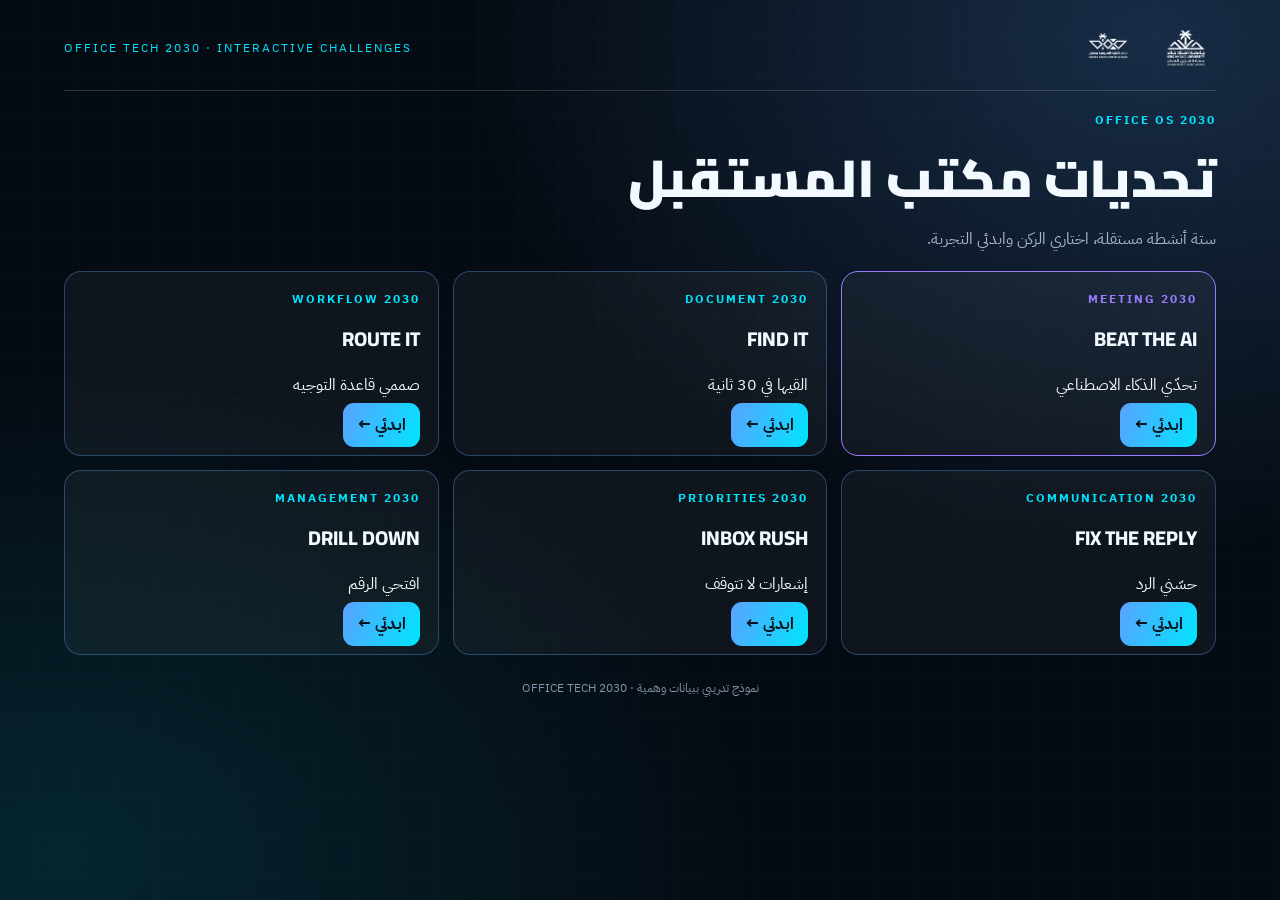
<file: index.html>
<!doctype html>
<html lang="ar" dir="rtl">
<head>
  <meta charset="utf-8">
  <meta name="viewport" content="width=device-width,initial-scale=1">
  <title>OFFICE TECH 2030 | الأنشطة التفاعلية</title>
  <link rel="stylesheet" href="style.css">
</head>
<body>
<div class="wrap">

  <header class="top">
    <div class="logos">
      <img src="deanship.png">
      <img src="club.png">
    </div>
    <div class="mini">
      OFFICE TECH 2030 · INTERACTIVE CHALLENGES
    </div>
  </header>

  <section class="hero">
    <div class="eyebrow">OFFICE OS 2030</div>
    <h1>تحديات مكتب المستقبل</h1>
    <p>ستة أنشطة مستقلة، اختاري الركن وابدئي التجربة.</p>
  </section>

  <div class="grid3">

    <a class="panel"
       href="https://beat-ai-2030.netlify.app/"
       target="_blank"
       rel="noopener noreferrer"
       style="text-decoration:none;color:inherit;display:block;border-color:#9B7BFF">
      <div class="eyebrow" style="color:#9B7BFF">
        MEETING 2030
      </div>
      <h3 style="margin-top:12px">BEAT THE AI</h3>
      <p>تحدّي الذكاء الاصطناعي</p>
      <span class="btn primary">ابدئي ←</span>
    </a>

    <a class="panel" href="find-it.html"
       style="text-decoration:none;color:inherit;display:block">
      <div class="eyebrow">DOCUMENT 2030</div>
      <h3 style="margin-top:12px">FIND IT</h3>
      <p>القيها في 30 ثانية</p>
      <span class="btn primary">ابدئي ←</span>
    </a>

    <a class="panel" href="route-it.html"
       style="text-decoration:none;color:inherit;display:block">
      <div class="eyebrow">WORKFLOW 2030</div>
      <h3 style="margin-top:12px">ROUTE IT</h3>
      <p>صممي قاعدة التوجيه</p>
      <span class="btn primary">ابدئي ←</span>
    </a>

    <a class="panel" href="fix-the-reply.html"
       style="text-decoration:none;color:inherit;display:block">
      <div class="eyebrow">COMMUNICATION 2030</div>
      <h3 style="margin-top:12px">FIX THE REPLY</h3>
      <p>حسّني الرد</p>
      <span class="btn primary">ابدئي ←</span>
    </a>

    <a class="panel" href="inbox-rush.html"
       style="text-decoration:none;color:inherit;display:block">
      <div class="eyebrow">PRIORITIES 2030</div>
      <h3 style="margin-top:12px">INBOX RUSH</h3>
      <p>إشعارات لا تتوقف</p>
      <span class="btn primary">ابدئي ←</span>
    </a>

    <a class="panel" href="drill-down.html"
       style="text-decoration:none;color:inherit;display:block">
      <div class="eyebrow">MANAGEMENT 2030</div>
      <h3 style="margin-top:12px">DRILL DOWN</h3>
      <p>افتحي الرقم</p>
      <span class="btn primary">ابدئي ←</span>
    </a>

  </div>

  <footer class="footer">
    نموذج تدريبي ببيانات وهمية · OFFICE TECH 2030
  </footer>

</div>
</body>
</html>
</file>
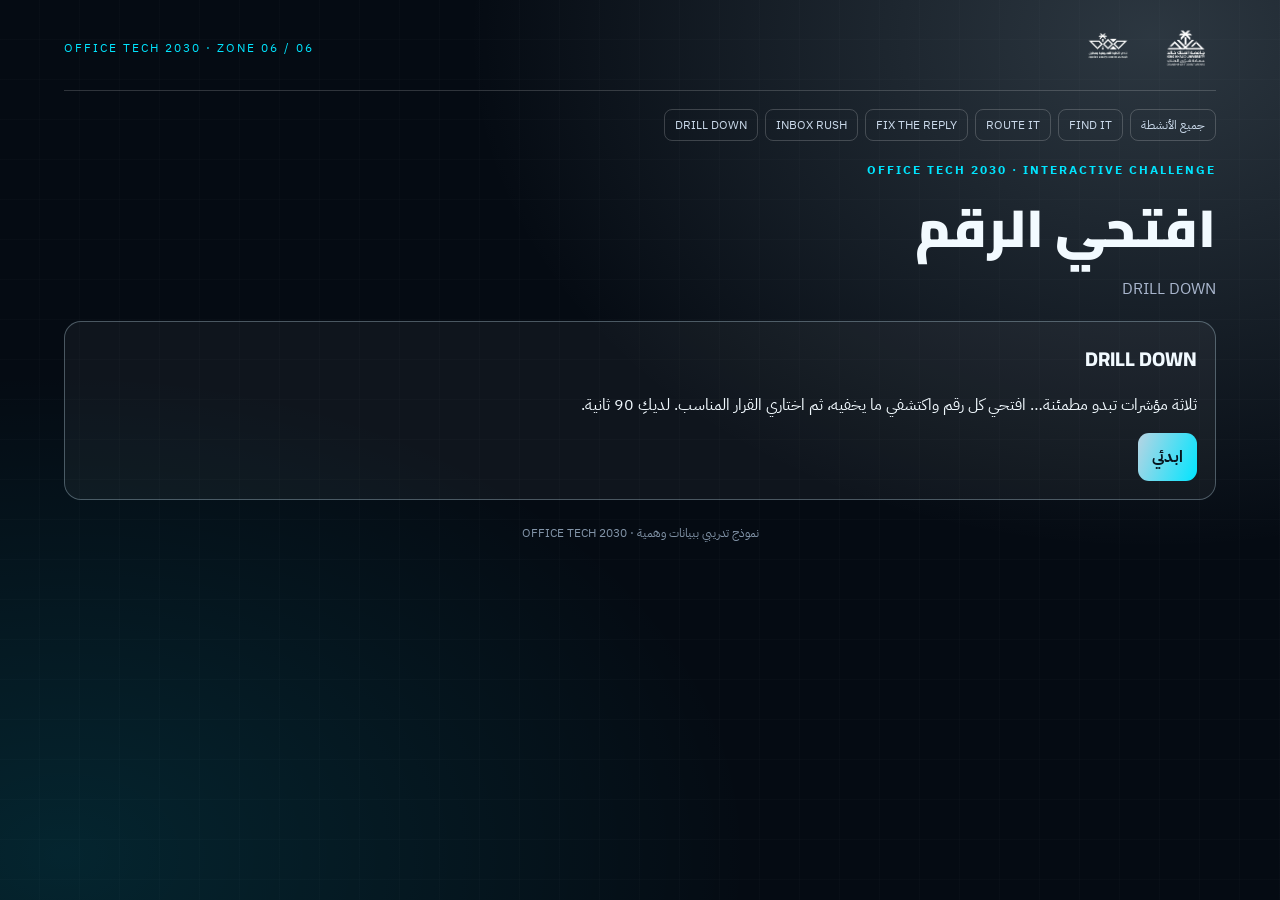
<file: drill-down.html>
<!doctype html><html lang="ar" dir="rtl"><head><meta charset="utf-8"><meta name="viewport" content="width=device-width,initial-scale=1"><title>OFFICE TECH 2030 · drill</title><link rel="stylesheet" href="style.css"></head><body data-kind="drill"><div id="app"></div><script src="data.js"></script><script src="core.js"></script><script src="drill.js"></script></body></html>
</file>
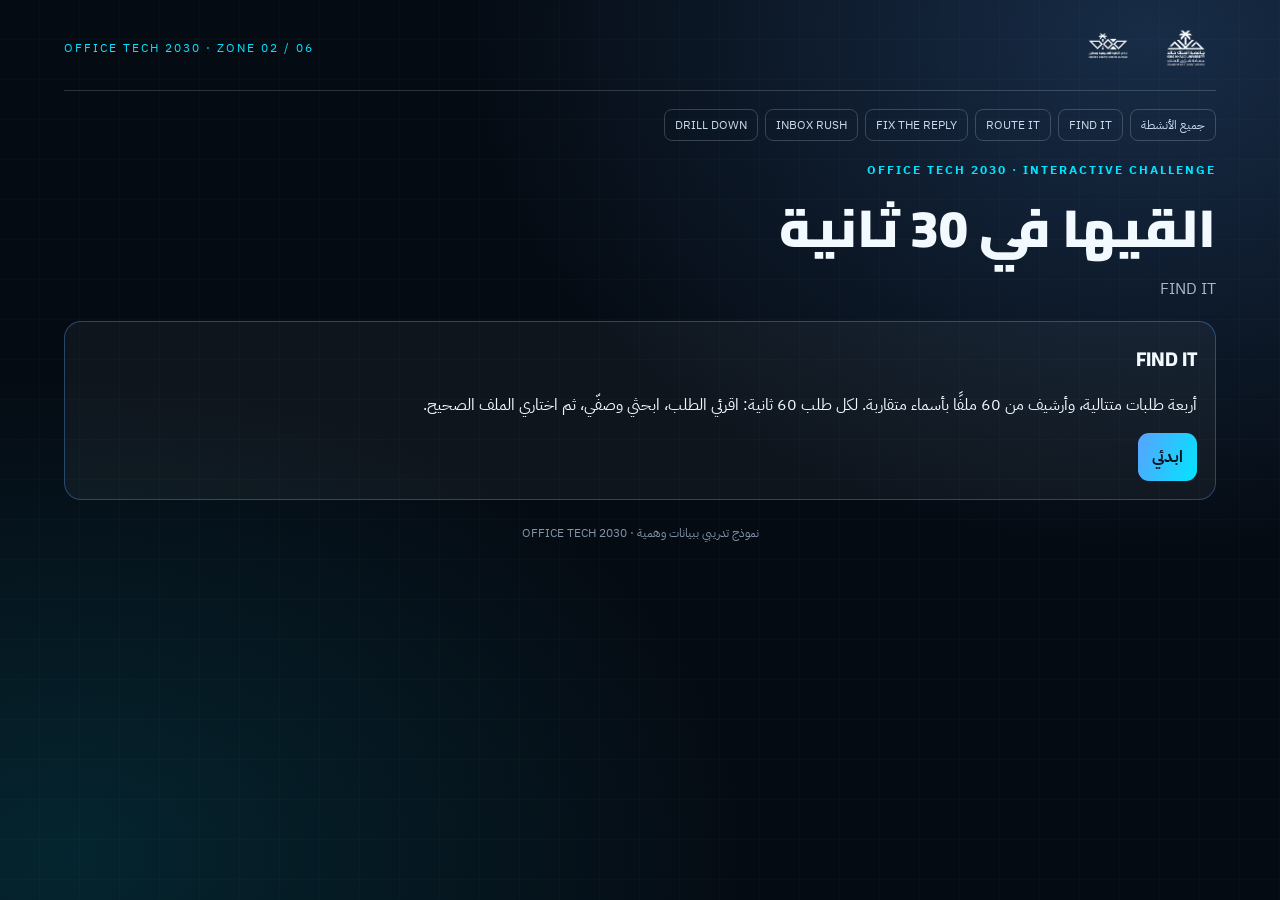
<file: find-it.html>
<!doctype html><html lang="ar" dir="rtl"><head><meta charset="utf-8"><meta name="viewport" content="width=device-width,initial-scale=1"><title>OFFICE TECH 2030 · find</title><link rel="stylesheet" href="style.css"></head><body data-kind="find"><div id="app"></div><script src="data.js"></script><script src="core.js"></script><script src="find.js"></script></body></html>
</file>
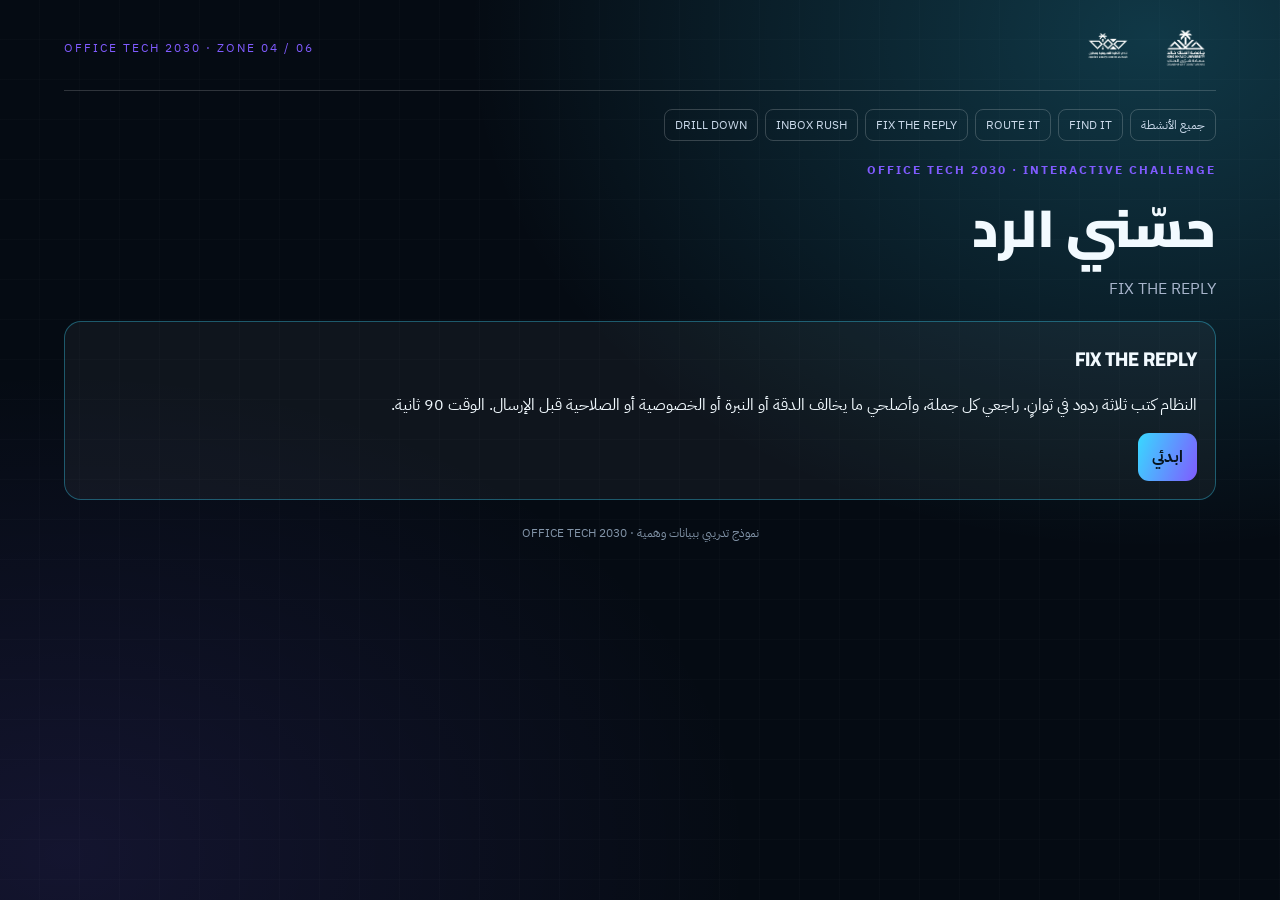
<file: fix-the-reply.html>
<!doctype html><html lang="ar" dir="rtl"><head><meta charset="utf-8"><meta name="viewport" content="width=device-width,initial-scale=1"><title>OFFICE TECH 2030 · reply</title><link rel="stylesheet" href="style.css"></head><body data-kind="reply"><div id="app"></div><script src="data.js"></script><script src="core.js"></script><script src="reply.js"></script></body></html>
</file>
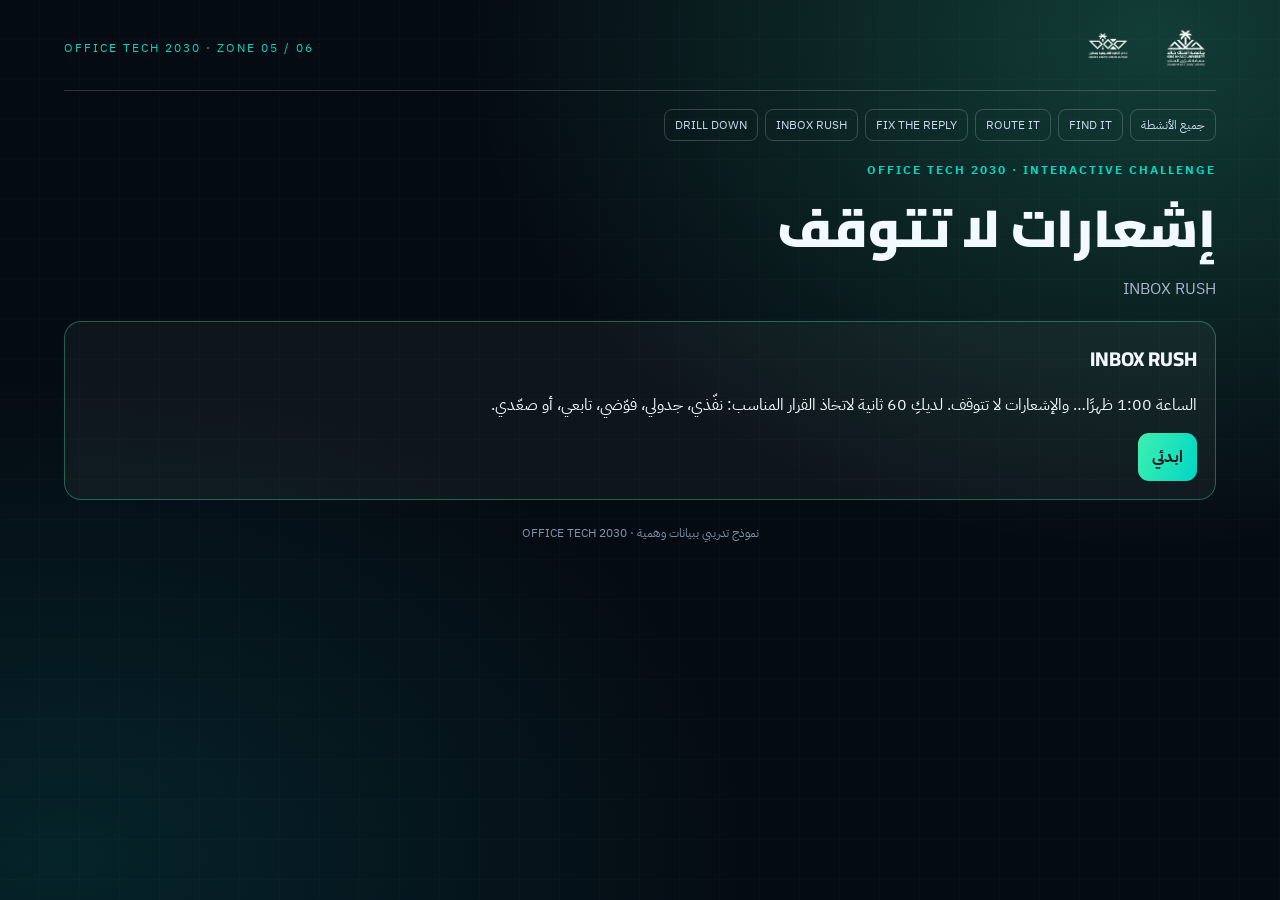
<file: inbox-rush.html>
<!doctype html><html lang="ar" dir="rtl"><head><meta charset="utf-8"><meta name="viewport" content="width=device-width,initial-scale=1"><title>OFFICE TECH 2030 · inbox</title><link rel="stylesheet" href="style.css"></head><body data-kind="inbox"><div id="app"></div><script src="data.js"></script><script src="core.js"></script><script src="inbox.js"></script></body></html>
</file>
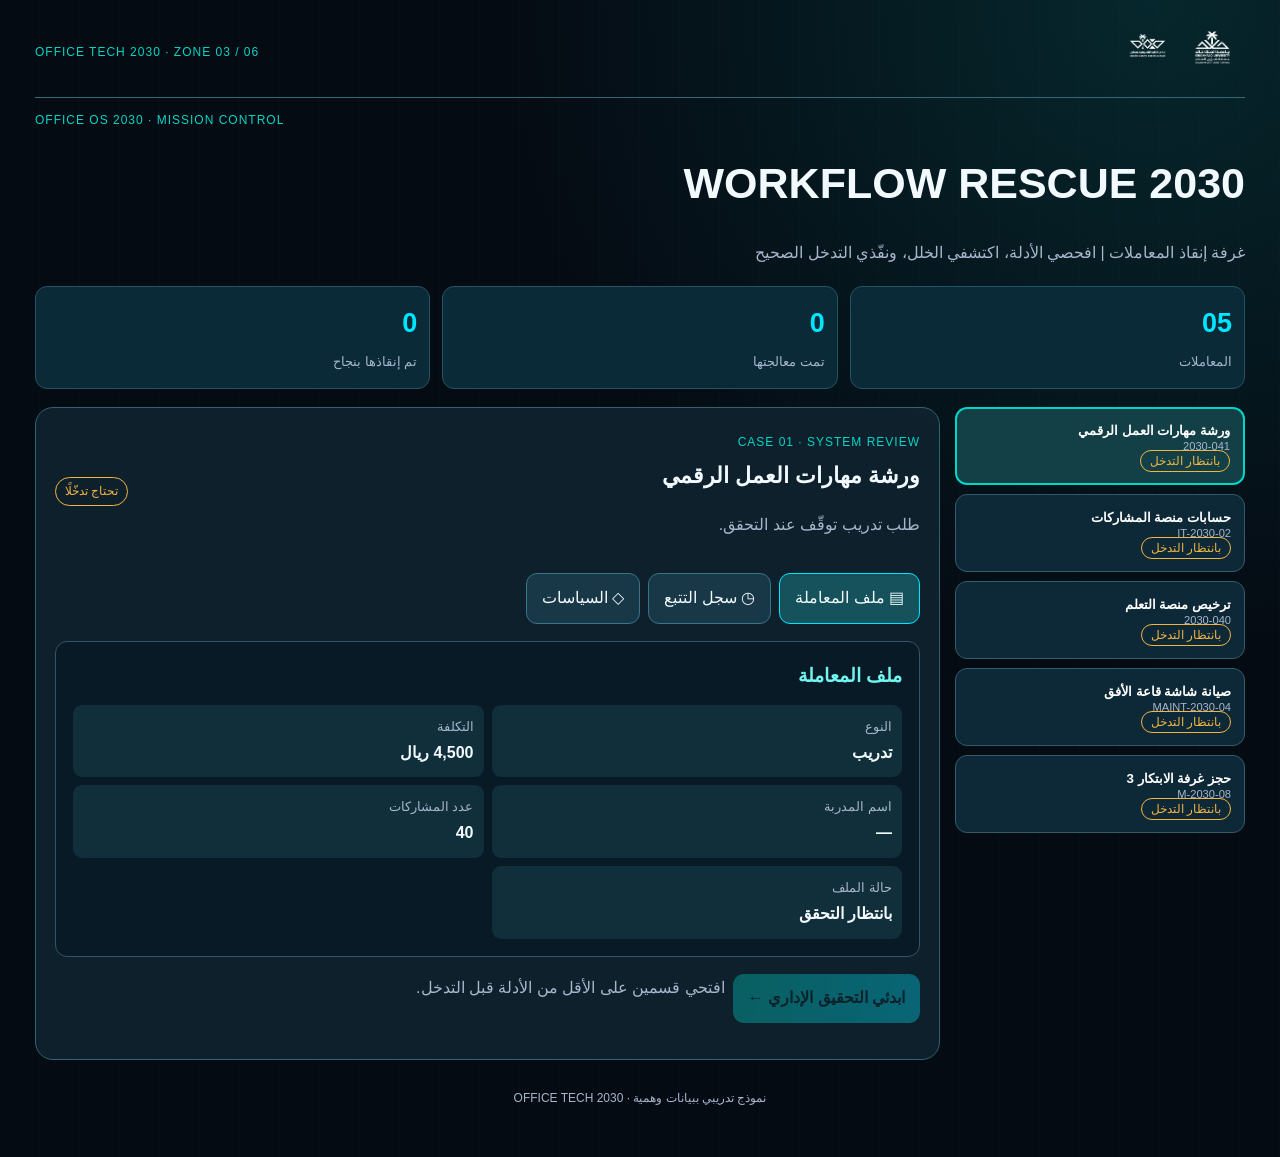
<file: route-it.html>
<!doctype html><html lang="ar" dir="rtl"><head><meta charset="utf-8"><meta name="viewport" content="width=device-width,initial-scale=1"><title>WORKFLOW RESCUE 2030</title><style>
*{box-sizing:border-box}body{margin:0;background:radial-gradient(circle at 90% 0%,#075f6055,transparent 40%),repeating-linear-gradient(90deg,transparent 0 39px,#00d6c608 40px),#050b13;color:#f2faff;font-family:Tahoma,Arial,sans-serif;line-height:1.8}main{max-width:1250px;margin:auto;padding:20px}.top{display:flex;justify-content:space-between;align-items:center;border-bottom:1px solid #366773;padding-bottom:12px}.logos img{width:65px;height:55px;object-fit:contain}.kicker{color:#00d6c6;font-size:12px;letter-spacing:1px}h1{font-size:clamp(25px,4vw,43px);margin:14px 0 0}.muted{color:#a8b5cc}.glass{background:#102330dc;border:1px solid #306270;border-radius:18px;padding:19px}.stats{display:grid;grid-template-columns:repeat(3,1fr);gap:12px;margin:18px 0}.stat{background:#0b2a37;border:1px solid #245364;border-radius:12px;padding:12px}.stat strong{font-size:27px;color:#00e5ff;display:block}.stat small{color:#a8b5cc}.layout{display:grid;grid-template-columns:290px 1fr;gap:15px}.side{display:grid;gap:9px;align-content:start}.case{display:block;text-align:right;width:100%;background:#0d2836;border:1px solid #315d6b;border-radius:12px;padding:13px;color:white;min-height:78px;cursor:pointer}.case.active{border:2px solid #00d6c6;background:#124046}.case b{display:block}.case small{color:#a8b5cc}.badge{border:1px solid #f2b544;color:#f2b544;border-radius:30px;padding:3px 9px;font-size:12px;white-space:nowrap}.badge.good{color:#3ee07f;border-color:#3ee07f}.badge.bad{color:#ff5c7a;border-color:#ff5c7a}.head{display:flex;justify-content:space-between;gap:12px;align-items:center}.head h2{margin:0;font-size:22px}.tabs,.actions{display:flex;gap:8px;flex-wrap:wrap;margin:17px 0}.btn{background:#183747;border:1px solid #387586;color:#f2faff;border-radius:11px;min-height:48px;padding:10px 15px;font:inherit;cursor:pointer}.btn:hover,.btn.on{border-color:#00e5ff;background:#16525c}.btn.primary{background:linear-gradient(100deg,#00d6c6,#00e5ff);color:#03282c;border:0;font-weight:bold}.btn:disabled{opacity:.35;cursor:not-allowed}.evidence{background:#071a26;border:1px solid #335664;border-radius:12px;padding:17px;min-height:195px}.evidence p{margin:8px 0}.evidence h3{color:#72f5ee;margin:0 0 12px}.rowdata{display:grid;grid-template-columns:repeat(2,1fr);gap:8px}.datum{background:#102f3b;padding:10px;border-radius:9px}.datum small{display:block;color:#a8b5cc}.timeline{border-right:2px solid #00d6c6;padding-right:15px}.timeline p{margin:13px 0}.options{display:grid;gap:9px}.option{text-align:right;width:100%;border:1px solid #386777;border-radius:11px;background:#122f40;color:white;padding:13px;font:inherit;cursor:pointer;min-height:53px}.option.on{border:2px solid #00d6c6;background:#0c4b4e}.feedback{padding:15px;border-radius:12px;background:#0b2d3a;border:1px solid #477282;margin:12px 0}.feedback.good{border-color:#3ee07f}.feedback.bad{border-color:#ff5c7a}.bar{height:8px;background:#25424f;border-radius:10px;overflow:hidden}.bar div{height:100%;background:#00d6c6;transition:.2s}.score{font-size:56px;color:#00e5ff;font-weight:bold}.level{font-size:24px;color:#73f8ec}.footer{text-align:center;font-size:12px;color:#a8b5cc;margin:28px 0}@media(max-width:800px){.layout{grid-template-columns:1fr}.side{grid-template-columns:repeat(2,1fr)}.rowdata{grid-template-columns:1fr}}@media(max-width:480px){.side{grid-template-columns:1fr}main{padding:10px}.glass{padding:13px}.stat strong{font-size:21px}}
</style></head><body><main><header class="top"><div class="logos"><img src="deanship.png" alt="شعار العمادة" onerror="this.style.display='none'"><img src="club.png" alt="شعار النادي" onerror="this.style.display='none'"></div><span class="kicker" dir="ltr">OFFICE TECH 2030 · ZONE 03 / 06</span></header><p class="kicker" dir="ltr">OFFICE OS 2030 · MISSION CONTROL</p><h1>WORKFLOW RESCUE 2030</h1><p class="muted">غرفة إنقاذ المعاملات | افحصي الأدلة، اكتشفي الخلل، ونفّذي التدخل الصحيح</p><div id="app"></div><footer class="footer">نموذج تدريبي ببيانات وهمية · OFFICE TECH 2030</footer></main><script>
const cases=[
{id:'2030-041',name:'ورشة مهارات العمل الرقمي',summary:'طلب تدريب توقّف عند التحقق.',file:[['النوع','تدريب'],['التكلفة','4,500 ريال'],['اسم المدربة','—'],['عدد المشاركات','40'],['حالة الملف','بانتظار التحقق']],log:['08:40 · استلام طلب الورشة','08:42 · إنشاء سجل المعاملة','08:43 · محاولة الانتقال للمرحلة التالية لم تكتمل'],extra:'يشترط نموذج الورشة اكتمال بيانات المدربة قبل الإحالة.',causes:['نقص أحد الحقول الأساسية','توجيه الطلب لجهة غير مختصة','تجاوز مهلة التصعيد'],ci:0,actions:['طلب استكمال البيانات من وحدة التدريب','إحالة الطلب للمراجعة المالية فورًا','إغلاق الطلب وفتح معاملة جديدة'],ai:0,why:'اسم المدربة غير موجود. يجب طلب استكماله قبل تمرير المعاملة.',tip:'افحصي اكتمال البيانات قبل البحث عن مشكلات التوجيه والاعتماد.'},
{id:'IT-2030-02',name:'حسابات منصة المشاركات',summary:'طلب خدمة تقنية بلا تقدم منذ وصوله.',file:[['نوع الخدمة','إنشاء حسابات'],['التكلفة','0 ريال'],['الجهة المستقبلة','المرافق'],['الحالة','قيد الانتظار']],log:['09:05 · إنشاء طلب حسابات المشاركات','09:07 · إحالته إلى وحدة المرافق','11:00 · لم تسجّل خطوة تنفيذية'],extra:'تتولى تقنية المعلومات إنشاء الحسابات وإدارة صلاحيات المنصات.',causes:['تأخر اعتماد الميزانية','توجيه الطلب لجهة غير مختصة','انتهاء صلاحية الحسابات'],ci:1,actions:['إحالته إلى المالية','إعادة توجيهه لتقنية المعلومات وتوثيق السبب','تصعيده مباشرة للرئيسة التنفيذية'],ai:1,why:'نوع الخدمة تقني بينما الجهة المستقبلة المرافق؛ يلزم تصحيح التوجيه.',tip:'حددي الجهة من طبيعة الخدمة لا من اسم المشروع.'},
{id:'2030-040',name:'ترخيص منصة التعلم',summary:'طلب شراء خدمات مفتوح منذ عدة أيام.',file:[['نوع الطلب','شراء خدمات'],['التكلفة','13,800 ريال'],['عمر الطلب','144 ساعة'],['الحالة','بانتظار خطوة نهائية']],log:['اليوم الأول · تسجيل الطلب','اليوم الثاني · اكتمال المراجعة المالية','اليوم الثالث · إحالة لصاحبة الصلاحية','اليوم السادس · لا يوجد اعتماد مسجل'],extra:'لا يجوز تنفيذ التزام مالي قبل اعتماد صاحبة الصلاحية، والتأخير بعد 72 ساعة يستدعي تصعيدًا.',causes:['غياب المراجعة المالية','تأخر اعتماد صاحبة الصلاحية بعد اكتمال المراجعة','الطلب بلا تكلفة ويحتاج اعتمادًا آليًا'],ci:1,actions:['اعتماد المعاملة آليًا','إلغاء الطلب وبدء طلب جديد','تصعيد التأخير لصاحبة الصلاحية مع توثيق الأثر'],ai:2,why:'المراجعة المالية مكتملة لكن الاعتماد البشري متأخر؛ التصعيد لا يعني الاعتماد نيابة عن المسؤولة.',tip:'ميّزي بين التصعيد وصلاحية الاعتماد.'},
{id:'MAINT-2030-04',name:'صيانة شاشة قاعة الأفق',summary:'طلب مرافق وصل للتنفيذ بسرعة غير معتادة.',file:[['الخدمة','صيانة شاشة'],['التكلفة','800 ريال'],['الجهة','المرافق'],['المراجعة المالية','لم تُطلب'],['الاعتماد','آلي']],log:['10:00 · استلام طلب الصيانة','10:02 · تحويله إلى المرافق','10:03 · تسجيل اعتماد آلي','10:04 · جاهز للتنفيذ'],extra:'المراجعة المالية فقط فوق 1,000 ريال، لكن أي تكلفة تحتاج اعتمادًا بشريًا.',causes:['غياب المراجعة المالية','اعتماد التزام مالي دون موافقة بشرية','توجيه الطلب إلى المرافق'],ci:1,actions:['إضافة مراجعة مالية إجبارية','استكمال التنفيذ لأن المبلغ صغير','تعليق التنفيذ وإحالته لاعتماد بشري دون مراجعة مالية إضافية'],ai:2,why:'800 ريال لا تتطلب مراجعة مالية، لكنها تحتاج اعتماد صاحبة الصلاحية.',tip:'لا تخلطي بين حد المراجعة المالية وشرط الاعتماد.'},
{id:'M-2030-08',name:'حجز غرفة الابتكار 3',summary:'حجز داخلي مكتمل لم يُنهَ.',file:[['نوع الطلب','حجز داخلي'],['التكلفة','0 ريال'],['الغرفة','متاحة'],['البيانات','مكتملة'],['الحالة','بانتظار توقيع']],log:['12:10 · تقديم الحجز','12:11 · التحقق من توفر الغرفة','12:12 · تحويله للاعتماد اليدوي','13:00 · لم يُستكمل الحجز'],extra:'الحجوزات الداخلية المكتملة بلا تكلفة لا تتطلب اعتمادًا بشريًا.',causes:['تجاوز المهلة الزمنية','انتظار توقيع غير مطلوب','الغرفة غير متاحة'],ci:1,actions:['تطبيق الاعتماد الآلي وإتمام الحجز','إحالته إلى الشؤون المالية','إلغاء الحجز وإعادة تقديمه'],ai:0,why:'الطلب بلا تكلفة وبياناته مكتملة؛ مرحلة التوقيع اليدوي غير لازمة.',tip:'تحققي هل المرحلة ضابط مطلوب أم انتظار بلا قيمة.'}
];
const policy=['التدريب ← وحدة التدريب، التقنية ← تقنية المعلومات، المرافق ← المرافق، شراء الخدمات ← الشؤون الإدارية.','أي التزام مالي يتجاوز 1,000 ريال يمر بالمراجعة المالية.','كل طلب فيه تكلفة يحتاج اعتماد صاحبة الصلاحية. الطلبات الداخلية بلا تكلفة تُعتمد آليًا بعد استيفاء الشروط.','إذا تجاوز عمر الطلب 72 ساعة دون إنجاز، يلزم التنبيه والتصعيد، ولا يجوز تجاوز صلاحية الاعتماد.'];

let progress=[],active=0,tab='file',step='inspect',cause=-1,action=-1,seen=new Set();const app=document.getElementById('app');
const esc=s=>String(s).replace(/[&<>"']/g,x=>({'&':'&amp;','<':'&lt;','>':'&gt;','"':'&quot;'}[x]));
function reset(){progress=cases.map(()=>({done:false,ok:false,ci:-1,ai:-1}));active=0;tab='file';step='inspect';cause=-1;action=-1;seen=new Set();render()}
function choose(i){active=i;tab='file';step=progress[i].done?'done':'inspect';cause=-1;action=-1;seen=new Set();render()}
function selectTab(t){tab=t;seen.add(t);render()}
function setCause(i){cause=i;render()}
function setAction(i){action=i;render()}
function submit(){let p=progress[active],c=cases[active];p.done=true;p.ok=cause===c.ci&&action===c.ai;p.ci=cause;p.ai=action;step='done';render()}
function next(){let i=progress.findIndex(x=>!x.done);if(i<0)renderFinal();else choose(i)}
function intervention(c,p){if(p.done)return `<div class="feedback ${p.ok?'good':'bad'}"><h3>${p.ok?'✓ تم إنقاذ المعاملة':'✕ المعالجة تحتاج مراجعة'}</h3><p>${esc(c.why)}</p>${p.ok?'':`<p>التشخيص الصحيح: ${esc(c.causes[c.ci])}</p><p>الإجراء الصحيح: ${esc(c.actions[c.ai])}</p>`}</div><button id="advance" class="btn primary">${progress.every(x=>x.done)?'عرض تقييمي النهائي':'المعاملة التالية'} ←</button>`;
if(step==='inspect')return `<div class="actions"><button id="begin" class="btn primary" ${seen.size<2?'disabled':''}>ابدئي التحقيق الإداري ←</button><span class="muted">افتحي قسمين على الأقل من الأدلة قبل التدخل.</span></div>`;
if(step==='diagnose')return `<h3>المرحلة 1 · ما السبب الرئيسي للتعثر؟</h3><div class="options">${c.causes.map((x,i)=>`<button class="option ${cause===i?'on':''}" data-cause="${i}">${esc(x)}</button>`).join('')}</div><button id="go" class="btn primary" ${cause<0?'disabled':''}>انتقلي إلى التدخل ←</button>`;
return `<h3>المرحلة 2 · ما التدخل الذي ستنفذينه؟</h3><p class="muted">راجعي الأدلة والسياسة قبل تنفيذ الإجراء.</p><div class="options">${c.actions.map((x,i)=>`<button class="option ${action===i?'on':''}" data-action="${i}">${esc(x)}</button>`).join('')}</div><div class="actions"><button id="confirm" class="btn primary" ${action<0?'disabled':''}>نفّذي الإجراء</button><button id="back" class="btn">راجعي التشخيص</button></div>`}
function render(){let done=progress.filter(x=>x.done).length,ok=progress.filter(x=>x.ok).length,c=cases[active],p=progress[active];if(done===5){renderFinal();return}app.innerHTML=`<div class="stats"><div class="stat"><strong>05</strong><small>المعاملات</small></div><div class="stat"><strong>${done}</strong><small>تمت معالجتها</small></div><div class="stat"><strong>${ok}</strong><small>تم إنقاذها بنجاح</small></div></div><div class="layout"><aside class="side">${cases.map((x,i)=>`<button class="case ${active===i?'active':''}" data-case="${i}"><b>${esc(x.name)}</b><small dir="ltr">${esc(x.id)}</small><div><span class="badge ${progress[i].done?(progress[i].ok?'good':'bad'):''}">${progress[i].done?(progress[i].ok?'تم الإنقاذ':'تحتاج مراجعة'):'بانتظار التدخل'}</span></div></button>`).join('')}</aside><section class="glass"><div class="head"><div><span class="kicker">CASE ${String(active+1).padStart(2,'0')} · SYSTEM REVIEW</span><h2>${esc(c.name)}</h2><p class="muted">${esc(c.summary)}</p></div><span class="badge ${p.done?(p.ok?'good':'bad'):''}">${p.done?(p.ok?'تم الإنقاذ':'تحتاج مراجعة'):'تحتاج تدخّلًا'}</span></div><div class="tabs"><button class="btn ${tab==='file'?'on':''}" data-tab="file">▤ ملف المعاملة</button><button class="btn ${tab==='log'?'on':''}" data-tab="log">◷ سجل التتبع</button><button class="btn ${tab==='policy'?'on':''}" data-tab="policy">◇ السياسات</button></div><div class="evidence">${tab==='file'?`<h3>ملف المعاملة</h3><div class="rowdata">${c.file.map(x=>`<div class="datum"><small>${esc(x[0])}</small><strong>${esc(x[1])}</strong></div>`).join('')}</div>`:tab==='log'?`<h3>سجل التتبع</h3><div class="timeline">${c.log.map(x=>`<p>${esc(x)}</p>`).join('')}</div>`:`<h3>السياسات والإرشادات</h3>${policy.map(x=>`<p>• ${esc(x)}</p>`).join('')}<p style="color:#73f5ed">ملاحظة الملف: ${esc(c.extra)}</p>`}</div><div id="intervention">${intervention(c,p)}</div></section></div>`;
app.querySelectorAll('[data-case]').forEach(b=>b.onclick=()=>choose(+b.dataset.case));app.querySelectorAll('[data-tab]').forEach(b=>b.onclick=()=>selectTab(b.dataset.tab));app.querySelectorAll('[data-cause]').forEach(b=>b.onclick=()=>setCause(+b.dataset.cause));app.querySelectorAll('[data-action]').forEach(b=>b.onclick=()=>setAction(+b.dataset.action));let bind=(id,fn)=>{let b=app.querySelector('#'+id);if(b)b.onclick=fn};bind('begin',()=>{step='diagnose';render()});bind('go',()=>{step='act';render()});bind('confirm',submit);bind('advance',next);bind('back',()=>{step='diagnose';render()})}
function renderFinal(){let score=progress.filter(x=>x.ok).length;let levels=[['مستكشفة الأنظمة','WORKFLOW EXPLORER','راجعي بيانات المعاملة وسجلها قبل اتخاذ القرار.'],['محللة المعاملات','WORKFLOW ANALYST','لديك أساس جيد، لكن بعض قراراتك تحتاج إلى تحقق إضافي.'],['خبيرة إنقاذ المعاملات','WORKFLOW RESCUE EXPERT','أظهرت قدرة قوية على معالجة التعثرات مع احترام الضوابط.'],['مهندسة سير العمل','WORKFLOW ARCHITECT','نجحت في جميع الحالات ووازنت بين سرعة الإنجاز وسلامة الإجراءات.']];let l=levels[score===5?3:score===4?2:score>=2?1:0];app.innerHTML=`<section class="glass" style="max-width:850px;margin:25px auto;text-align:center"><p class="kicker" dir="ltr">YOUR WORKFLOW DNA · FINAL ASSESSMENT</p><h2>بصمتكِ في إدارة المعاملات</h2><div class="score">${score} / 5</div><p class="kicker" dir="ltr">${l[1]}</p><h2 class="level">${l[0]}</h2><p>${l[2]}</p><div class="bar"><div style="width:${score*20}%"></div></div><h3>${score>=4?'✓ استحققتِ ختم الركن الثالث!':'يمكنك تحسين مستواك وإعادة المحاولة'}</h3><div style="text-align:right"><h3>توصياتكِ للتطوير</h3>${progress.map((p,i)=>p.ok?'':`<div class="feedback"><strong>${esc(cases[i].name)}</strong><p>${esc(cases[i].tip)}</p></div>`).join('')||'<p class="feedback good">ممتاز! انتقلي من معالجة الأخطاء إلى تصميم إجراءات تمنع وقوعها.</p>'}</div><button class="btn primary" id="restart">أعيدي التحدي وحسّني مستواكِ</button></section>`;app.querySelector('#restart').onclick=reset}
reset();

</script></body></html>
</file>
<file: style.css>
@import url('https://fonts.googleapis.com/css2?family=Cairo:wght@400;700;800;900&family=IBM+Plex+Sans+Arabic:wght@400;500;700&display=swap');
:root{--a:#5AA2FF;--b:#00E5FF;--bg:#050B13;--green:#3EE07F;--red:#FF5C7A;--yellow:#F2B544}*{box-sizing:border-box}body{margin:0;background:radial-gradient(ellipse at 90% 4%,color-mix(in srgb,var(--a) 22%,transparent),transparent 42%),radial-gradient(ellipse at 5% 95%,color-mix(in srgb,var(--b) 12%,transparent),transparent 40%),linear-gradient(90deg,transparent 39px,#ffffff07 40px),linear-gradient(transparent 39px,#ffffff07 40px),var(--bg);background-size:auto,auto,40px 40px,40px 40px,auto;color:#F2FAFF;font-family:'IBM Plex Sans Arabic',Tahoma,sans-serif;direction:rtl;min-height:100vh}button,input{font:inherit}button{cursor:pointer}button:disabled{opacity:.35}.wrap{max-width:1200px;margin:auto;padding:18px 24px 42px}.top{display:flex;justify-content:space-between;align-items:center;gap:20px;border-bottom:1px solid #ffffff2b;padding-bottom:12px}.logos{display:flex;gap:18px;align-items:center}.logos img{max-width:155px;max-height:60px;object-fit:contain}.mini{direction:ltr;text-align:left;color:var(--b);letter-spacing:2px;font-size:12px}.nav{display:flex;gap:7px;flex-wrap:wrap;margin:18px 0}.nav a{border:1px solid #ffffff30;color:#cad9ea;text-decoration:none;padding:6px 10px;border-radius:8px;font-size:12px}.nav a:hover{border-color:var(--a)}.hero{margin:20px 0}.hero h1{font:900 clamp(32px,5vw,52px) Cairo;margin:0}.hero p{color:#a8b5cc;margin:0}.eyebrow{color:var(--b);font-weight:700;font-size:12px;letter-spacing:2px}.panel{background:#ffffff0b;border:1px solid color-mix(in srgb,var(--a) 35%,transparent);border-radius:17px;padding:18px}.panel h3{font:800 20px Cairo;margin:0 0 10px}.grid{display:grid;grid-template-columns:repeat(2,minmax(0,1fr));gap:14px}.grid3{display:grid;grid-template-columns:repeat(3,minmax(0,1fr));gap:14px}.stack{display:grid;gap:12px}.btn{min-height:48px;border:1px solid #ffffff42;border-radius:11px;padding:10px 14px;background:#ffffff0e;color:white;font-weight:700}.btn:hover,.btn.active{border-color:var(--b);background:#ffffff22}.btn.primary{background:linear-gradient(110deg,var(--a),var(--b));color:#06141e;border:0}.btnrow{display:flex;gap:8px;flex-wrap:wrap}.muted{color:#a8b5cc}.small{font-size:13px}.num{font:900 42px Cairo;color:var(--b)}.timer{font:900 32px Cairo;color:var(--b)}.timer.warn{color:var(--yellow)}.timer.bad{color:var(--red)}.tag{font-size:12px;border:1px solid #ffffff35;border-radius:99px;padding:3px 9px}.tag.good{color:var(--green);border-color:var(--green)}.tag.bad{color:var(--red);border-color:var(--red)}.bar{height:9px;border-radius:9px;background:#ffffff22;overflow:hidden}.bar>div{height:100%;background:linear-gradient(90deg,var(--a),var(--b))}.file{display:flex;gap:10px;align-items:center;width:100%;min-height:60px;border:1px solid #ffffff20;border-radius:11px;background:#ffffff08;color:white;padding:10px;text-align:right}.file:hover{border-color:var(--b)}.filename{direction:ltr;unicode-bidi:isolate;word-break:break-word;flex:1;text-align:left;font-size:13px}.results{display:grid;gap:8px;max-height:350px;overflow:auto}input[type=text]{width:100%;padding:12px;border:1px solid #ffffff40;background:#081b2d;border-radius:10px;color:white;min-height:48px}.feedback{border:1px solid var(--a);border-radius:12px;background:#ffffff0b;padding:14px;margin:12px 0}.feedback.good{border-color:var(--green)}.feedback.bad{border-color:var(--red)}.row{display:flex;justify-content:space-between;align-items:center;gap:12px}.sentence{display:block;width:100%;border:1px solid #ffffff35;border-radius:10px;background:#091b2c;color:white;text-align:right;padding:12px;margin:7px 0;line-height:1.8}.sentence.fixed{border-color:var(--green)}.lights{display:flex;gap:8px;flex-wrap:wrap}.light{border:1px solid #ffffff45;padding:8px 12px;border-radius:10px}.light.good{color:var(--green);border-color:var(--green)}.light.bad{color:var(--red);border-color:var(--red)}.metricbar{display:flex;gap:12px;align-items:center;margin:9px 0}.metricbar span{min-width:160px;font-size:13px}.metricbar div{height:13px;background:var(--a);border-radius:8px}.metricbar b{font-size:13px}.footer{text-align:center;color:#8294a8;font-size:12px;margin-top:24px}@media(max-width:740px){.grid,.grid3{grid-template-columns:1fr}.wrap{padding:12px}.logos img{max-width:105px;max-height:44px}.mini{font-size:9px}.panel{padding:12px}.metricbar span{min-width:95px}.hero h1{font-size:32px}}
</file>
